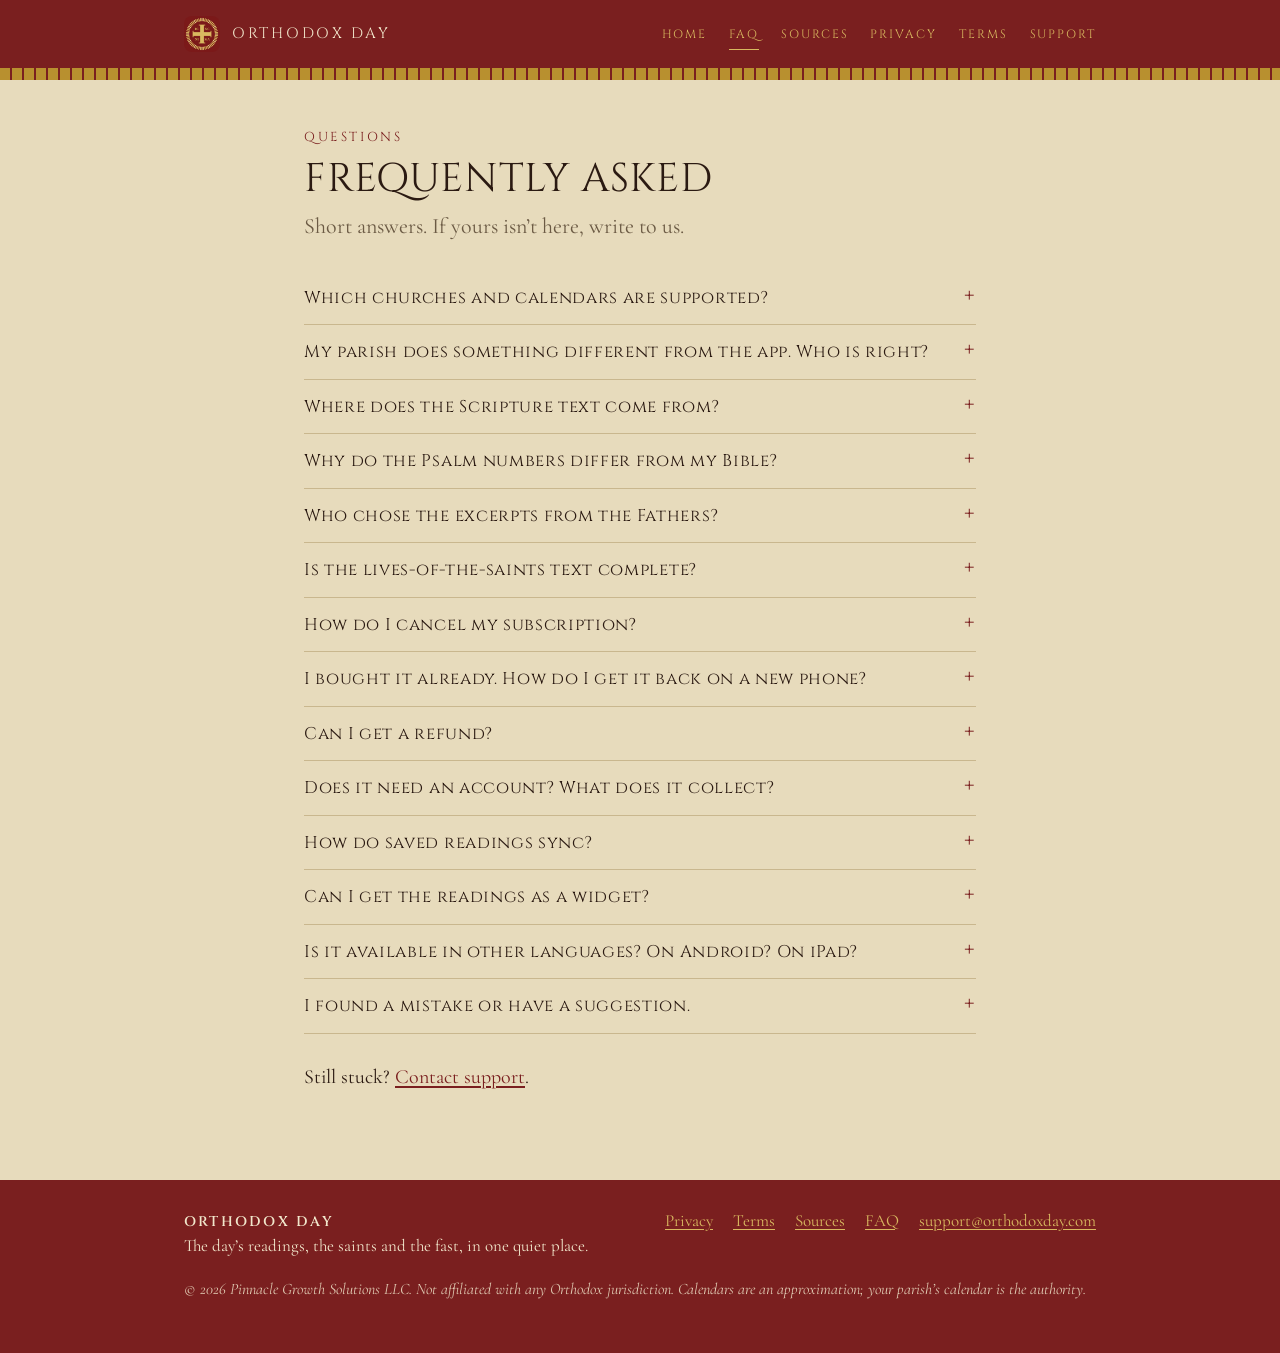
<file: faq.html>
<!doctype html>
<html lang="en"><head><meta charset="utf-8"><meta name="viewport" content="width=device-width,initial-scale=1">
<title>FAQ — Orthodox Day</title><meta name="description" content="Answers about calendars, Scripture, the Fathers, pricing, privacy and sync in Orthodox Day.">
<meta name="color-scheme" content="light dark"><meta name="theme-color" content="#7A1F1F">
<link rel="icon" type="image/png" href="assets/img/favicon.png"><link rel="apple-touch-icon" href="assets/img/apple-touch-icon.png">
<meta property="og:title" content="FAQ — Orthodox Day"><meta property="og:description" content="Answers about calendars, Scripture, the Fathers, pricing, privacy and sync in Orthodox Day."><meta property="og:image" content="https://orthodoxday.com/assets/img/icon-512.png">
<link rel="preload" href="assets/fonts/Cinzel-Regular.ttf" as="font" type="font/ttf" crossorigin><link rel="stylesheet" href="assets/site.css"></head>
<body><header class="top"><div class="wrap"><a class="brand" href="index.html"><img src="assets/img/icon-512.png" alt="" width="36" height="36">Orthodox Day</a><nav class="main" aria-label="Main"><a href="index.html">Home</a><a href="faq.html" aria-current="page">FAQ</a><a href="sources.html">Sources</a><a href="privacy.html">Privacy</a><a href="https://www.apple.com/legal/itunes/appstore/dev/stdeula">Terms</a><a href="support.html">Support</a></nav></div></header><div class="band" style="background:repeating-linear-gradient(90deg,var(--gold) 0 10px,var(--icon) 10px 12px)"></div><main class="page"><div class="wrap narrow"><div class="label">Questions</div><h1>Frequently asked</h1><p class="lead">Short answers. If yours isn’t here, write to us.</p><details><summary>Which churches and calendars are supported?</summary><p>The Greek Orthodox Archdiocese (GOARCH), the Orthodox Church in America (OCA) and the Antiochian Archdiocese, all on the New (Revised Julian) Calendar. Pick your church when you first open the app, and change it any time in Settings.</p></details><details><summary>My parish does something different from the app. Who is right?</summary><p>Your parish. The readings, saints and fasting come from an openly published calendar and are an approximation of each church’s own, not the church’s own publication. Your priest and your parish calendar always come first.</p></details><details><summary>Where does the Scripture text come from?</summary><p>The World English Bible (the “updated” edition, with the deuterocanonical books) by default, or the King James Version or the Douay-Rheims if you choose them in Settings. All three are in the public domain and shown exactly as published. Old Testament and Psalm wording can differ from what you hear in church.</p></details><details><summary>Why do the Psalm numbers differ from my Bible?</summary><p>Psalms follow the Septuagint numbering that the Orthodox Church uses, with the Hebrew number noted beneath. Many English Bibles use the Hebrew numbering, so Psalm 50 in the app is Psalm 51 elsewhere.</p></details><details><summary>Who chose the excerpts from the Fathers?</summary><p>Each excerpts is a verbatim section of a public-domain English edition (Nicene and Post-Nicene Fathers, Ante-Nicene Fathers, the Library of the Fathers, or the Catena Aurea of St Thomas Aquinas in Newman’s translation), shown with its Father, work and series.</p></details>
    <details><summary>Is the lives-of-the-saints text complete?</summary><p>It gives the saints that the Prologue from Ochrid includes for each day, so it does not cover every saint commemorated. The Prologue follows the Julian date, which is the date New Calendar churches keep these saints on.</p></details>
    <details><summary>How do I cancel my subscription?</summary><p>Subscriptions are managed by Apple. Open Settings on your iPhone, tap your name, then Subscriptions, and choose Orthodox Day. To avoid being charged after a trial, cancel at least 24 hours before it ends. If you cancel you keep access until the end of the period you paid for.</p></details><details><summary>I bought it already. How do I get it back on a new phone?</summary><p>Open the app, go to the purchase screen and tap Restore Purchase. Lifetime access stays with your Apple ID.</p></details><details><summary>Can I get a refund?</summary><p>Purchases are processed by Apple, so refund requests go through Apple: use reportaproblem.apple.com or contact Apple Support.</p></details><details><summary>Does it need an account? What does it collect?</summary><p>No account, and the app collects no personal information of its own. Your settings stay on your phone. See the privacy page for the details.</p></details><details><summary>How do saved readings sync?</summary><p>Saved readings and your choices (church, translation, font) sync through your own iCloud. You need to be signed in to iCloud on each device. Nothing is sent to us.</p></details><details><summary>Can I get the readings as a widget?</summary><p>Yes. Add the Orthodox Day widgets to the home screen or lock screen from your iPhone’s widget gallery.</p></details><details><summary>Is it available in other languages? On Android? On iPad?</summary><p>English only for now, on iPhone.</p></details><details><summary>I found a mistake or have a suggestion.</summary><p>Please write to support@orthodoxday.com and say which day and reading. Corrections are welcome.</p></details><p style="margin-top:28px">Still stuck? <a href="support.html">Contact support</a>.</p></div></main><footer class="foot"><div class="wrap"><div><strong style="font-family:Cinzel,serif;letter-spacing:.16em;text-transform:uppercase;font-size:14px">Orthodox Day</strong><br>The day’s readings, the saints and the fast, in one quiet place.</div><nav aria-label="Footer"><a href="privacy.html">Privacy</a><a href="https://www.apple.com/legal/itunes/appstore/dev/stdeula">Terms</a><a href="sources.html">Sources</a><a href="faq.html">FAQ</a><a href="mailto:support@orthodoxday.com">support@orthodoxday.com</a></nav><p class="fine">© 2026 Pinnacle Growth Solutions LLC. Not affiliated with any Orthodox jurisdiction. Calendars are an approximation; your parish’s calendar is the authority.</p></div></footer></body></html>
</file>
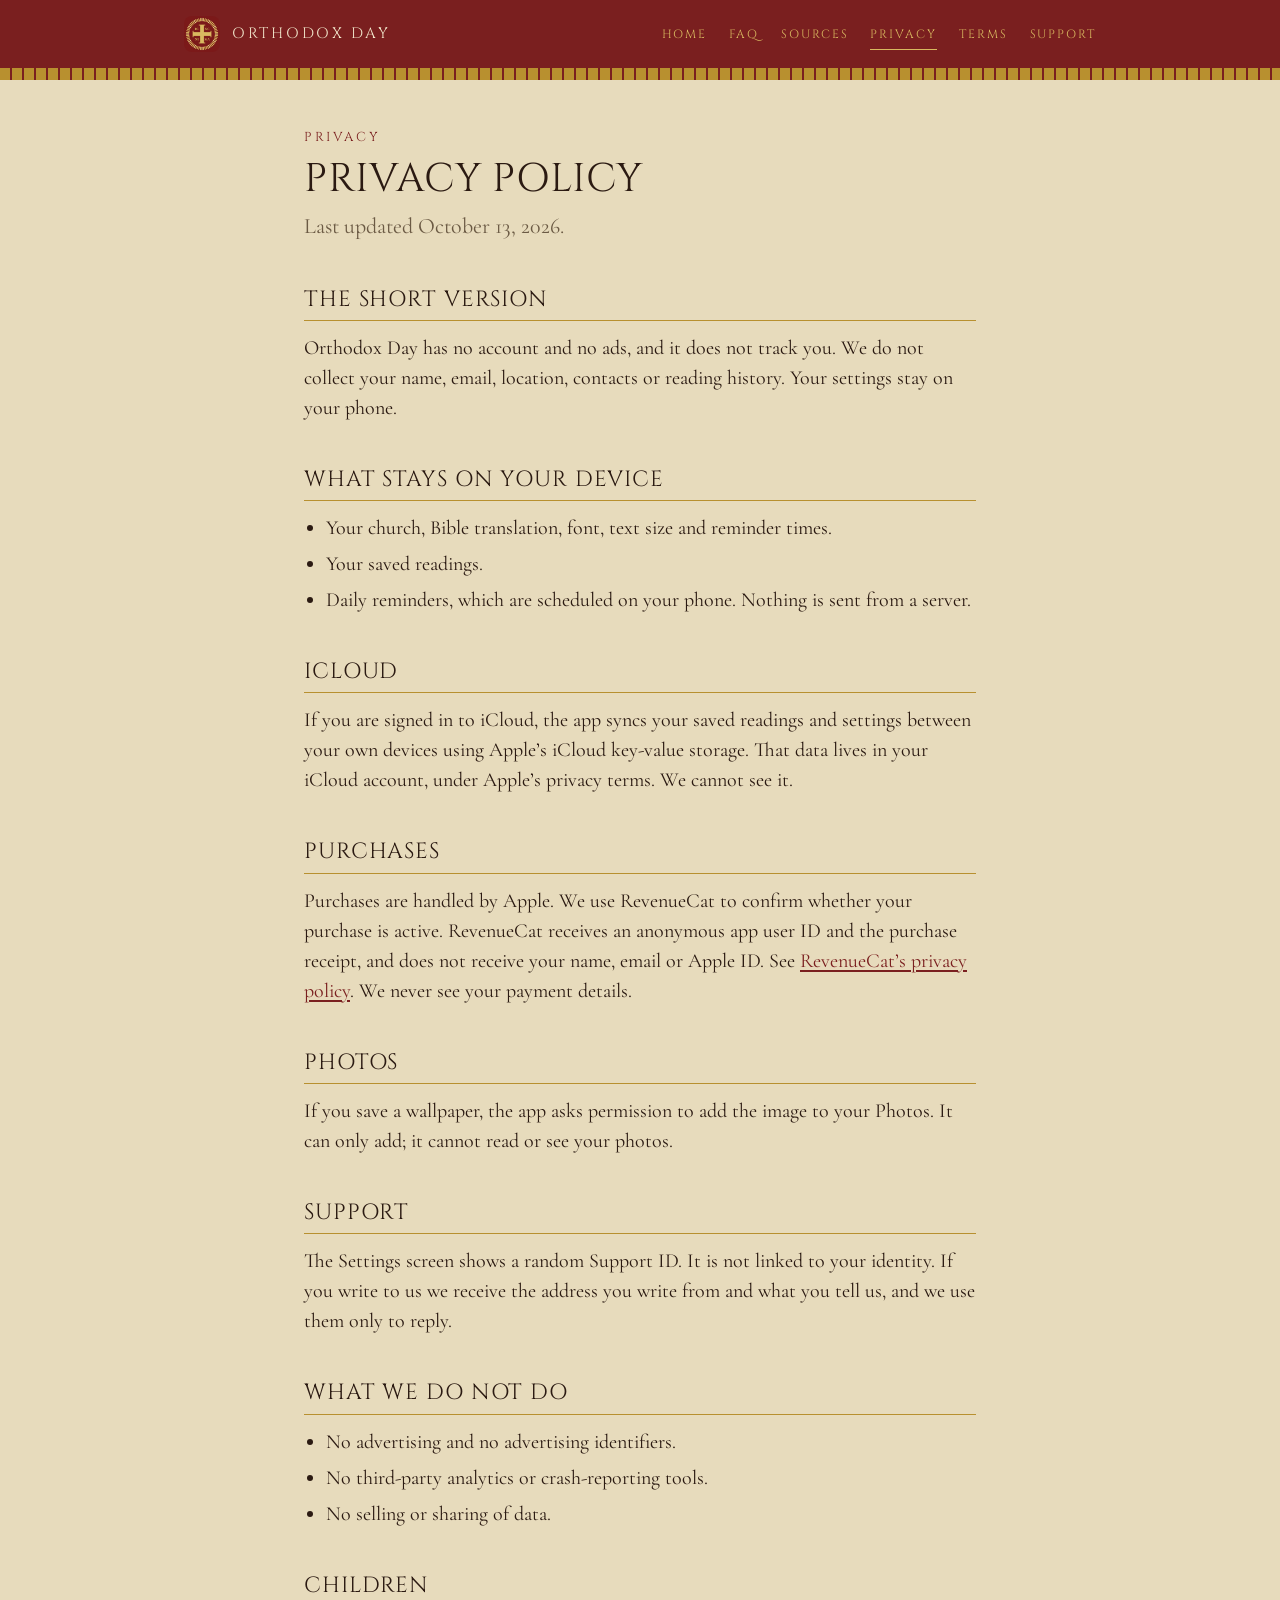
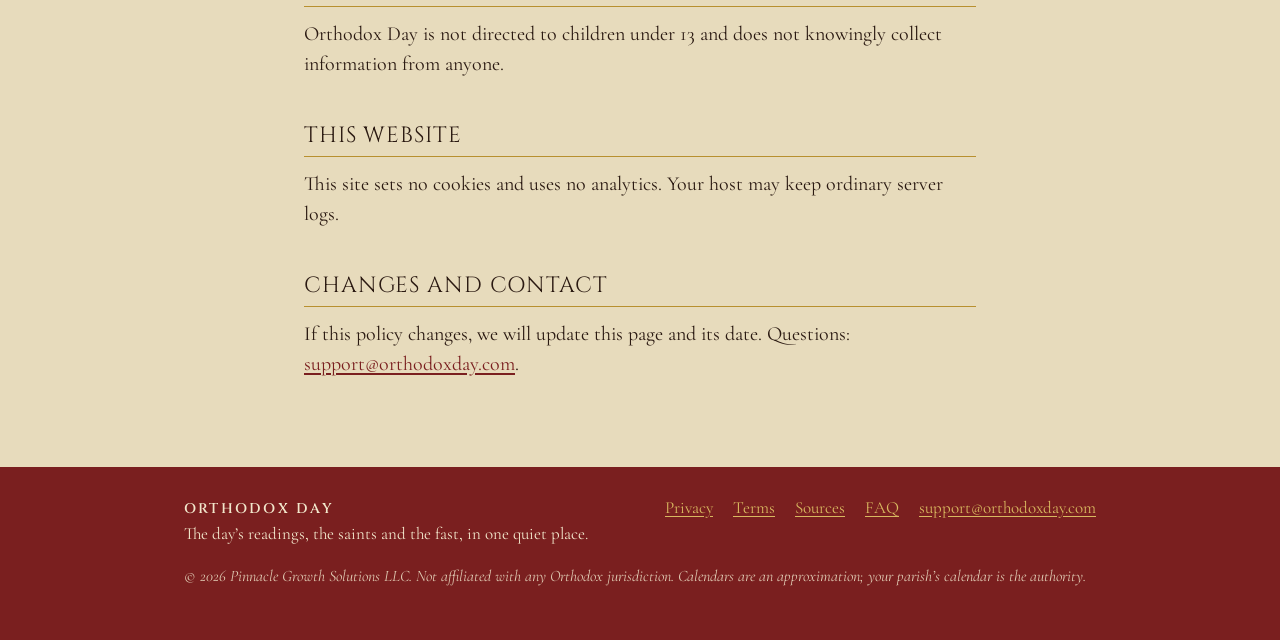
<file: privacy.html>
<!doctype html>
<html lang="en"><head><meta charset="utf-8"><meta name="viewport" content="width=device-width,initial-scale=1">
<title>Privacy — Orthodox Day</title><meta name="description" content="Orthodox Day has no account and collects nothing. What stays on your phone, what iCloud syncs, and how purchases work.">
<meta name="color-scheme" content="light dark"><meta name="theme-color" content="#7A1F1F">
<link rel="icon" type="image/png" href="assets/img/favicon.png"><link rel="apple-touch-icon" href="assets/img/apple-touch-icon.png">
<meta property="og:title" content="Privacy — Orthodox Day"><meta property="og:description" content="Orthodox Day has no account and collects nothing. What stays on your phone, what iCloud syncs, and how purchases work."><meta property="og:image" content="https://orthodoxday.com/assets/img/icon-512.png">
<link rel="preload" href="assets/fonts/Cinzel-Regular.ttf" as="font" type="font/ttf" crossorigin><link rel="stylesheet" href="assets/site.css"></head>
<body><header class="top"><div class="wrap"><a class="brand" href="index.html"><img src="assets/img/icon-512.png" alt="" width="36" height="36">Orthodox Day</a><nav class="main" aria-label="Main"><a href="index.html">Home</a><a href="faq.html">FAQ</a><a href="sources.html">Sources</a><a href="privacy.html" aria-current="page">Privacy</a><a href="https://www.apple.com/legal/itunes/appstore/dev/stdeula">Terms</a><a href="support.html">Support</a></nav></div></header><div class="band" style="background:repeating-linear-gradient(90deg,var(--gold) 0 10px,var(--icon) 10px 12px)"></div><main class="page"><div class="wrap narrow"><div class="label">Privacy</div><h1>Privacy policy</h1><p class="lead">Last updated October 13, 2026.</p><h2>The short version</h2>
<p>Orthodox Day has no account and no ads, and it does not track you. We do not collect your name, email, location, contacts or reading history. Your settings stay on your phone.</p>
<h2>What stays on your device</h2>
<ul><li>Your church, Bible translation, font, text size and reminder times.</li><li>Your saved readings.</li><li>Daily reminders, which are scheduled on your phone. Nothing is sent from a server.</li></ul>
<h2>iCloud</h2>
<p>If you are signed in to iCloud, the app syncs your saved readings and settings between your own devices using Apple’s iCloud key-value storage. That data lives in your iCloud account, under Apple’s privacy terms. We cannot see it.</p>
<h2>Purchases</h2>
<p>Purchases are handled by Apple. We use RevenueCat to confirm whether your purchase is active. RevenueCat receives an anonymous app user ID and the purchase receipt, and does not receive your name, email or Apple ID. See <a href="https://www.revenuecat.com/privacy">RevenueCat’s privacy policy</a>. We never see your payment details.</p>
<h2>Photos</h2>
<p>If you save a wallpaper, the app asks permission to add the image to your Photos. It can only add; it cannot read or see your photos.</p>
<h2>Support</h2>
<p>The Settings screen shows a random Support ID. It is not linked to your identity. If you write to us we receive the address you write from and what you tell us, and we use them only to reply.</p>
<h2>What we do not do</h2>
<ul><li>No advertising and no advertising identifiers.</li><li>No third-party analytics or crash-reporting tools.</li><li>No selling or sharing of data.</li></ul>
<h2>Children</h2>
<p>Orthodox Day is not directed to children under 13 and does not knowingly collect information from anyone.</p>
<h2>This website</h2>
<p>This site sets no cookies and uses no analytics. Your host may keep ordinary server logs.</p>
<h2>Changes and contact</h2>
<p>If this policy changes, we will update this page and its date. Questions: <a href="mailto:support@orthodoxday.com">support@orthodoxday.com</a>.</p></div></main><footer class="foot"><div class="wrap"><div><strong style="font-family:Cinzel,serif;letter-spacing:.16em;text-transform:uppercase;font-size:14px">Orthodox Day</strong><br>The day’s readings, the saints and the fast, in one quiet place.</div><nav aria-label="Footer"><a href="privacy.html">Privacy</a><a href="https://www.apple.com/legal/itunes/appstore/dev/stdeula">Terms</a><a href="sources.html">Sources</a><a href="faq.html">FAQ</a><a href="mailto:support@orthodoxday.com">support@orthodoxday.com</a></nav><p class="fine">© 2026 Pinnacle Growth Solutions LLC. Not affiliated with any Orthodox jurisdiction. Calendars are an approximation; your parish’s calendar is the authority.</p></div></footer></body></html>
</file>
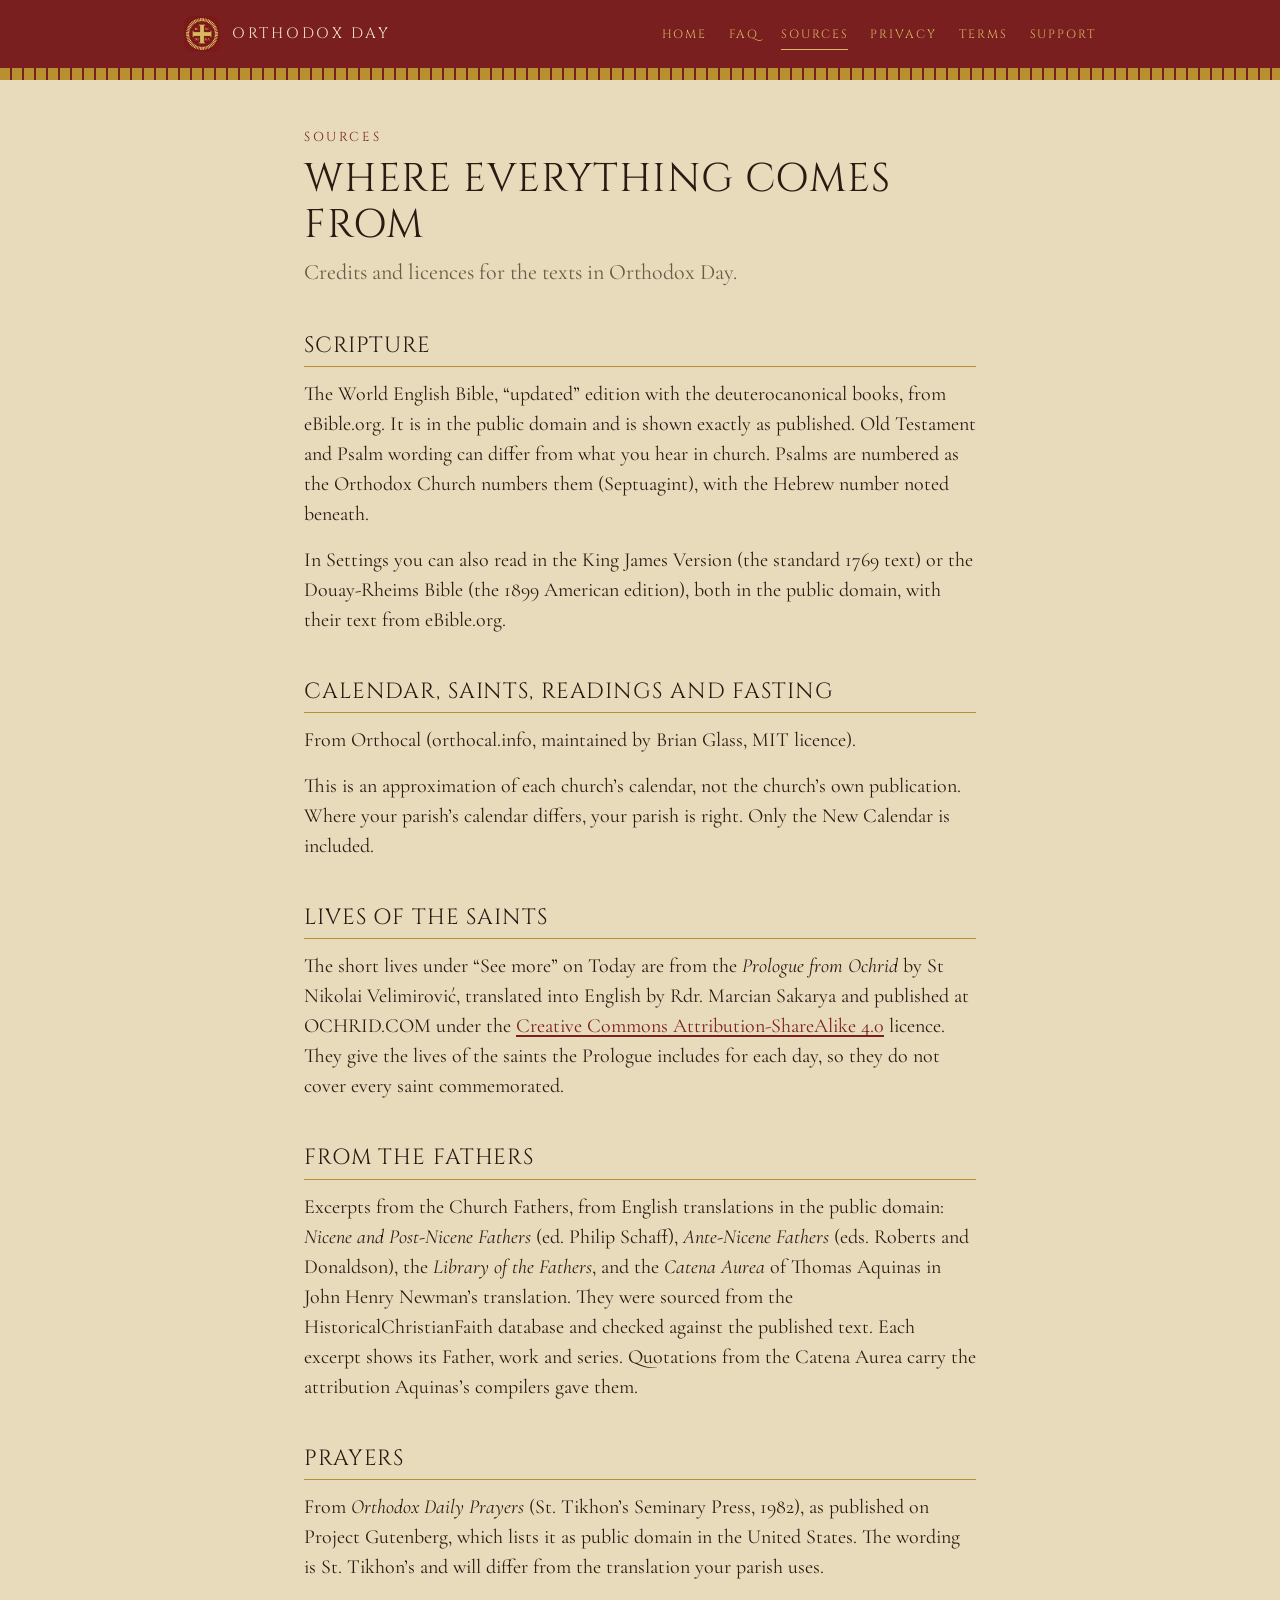
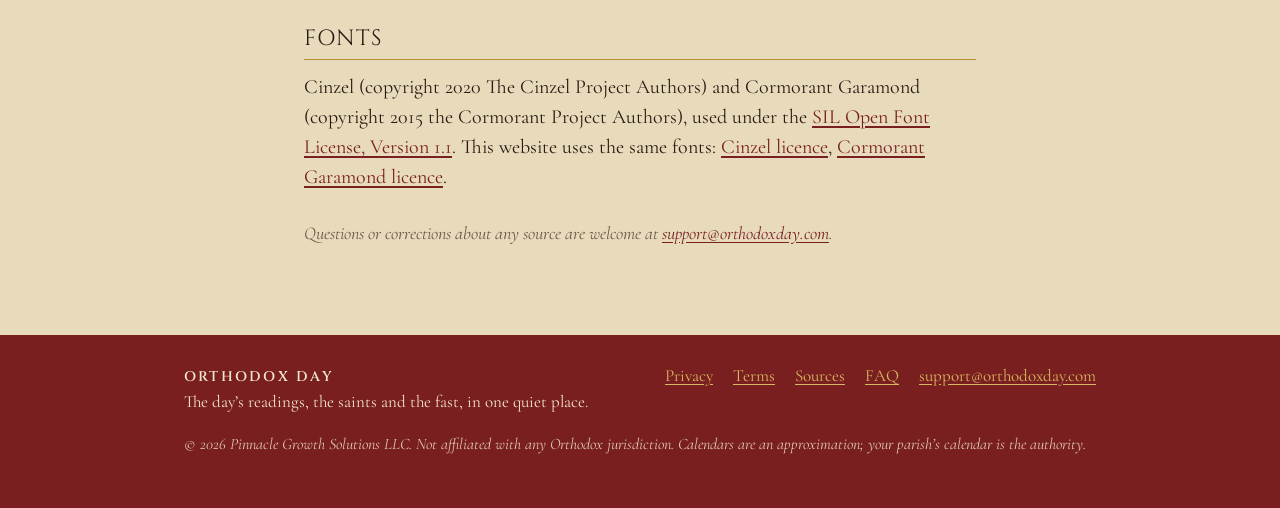
<file: sources.html>
<!doctype html>
<html lang="en"><head><meta charset="utf-8"><meta name="viewport" content="width=device-width,initial-scale=1">
<title>Sources — Orthodox Day</title><meta name="description" content="Where every text in Orthodox Day comes from: Scripture, the calendar, saints’ lives, the Fathers, prayers and fonts.">
<meta name="color-scheme" content="light dark"><meta name="theme-color" content="#7A1F1F">
<link rel="icon" type="image/png" href="assets/img/favicon.png"><link rel="apple-touch-icon" href="assets/img/apple-touch-icon.png">
<meta property="og:title" content="Sources — Orthodox Day"><meta property="og:description" content="Where every text in Orthodox Day comes from: Scripture, the calendar, saints’ lives, the Fathers, prayers and fonts."><meta property="og:image" content="https://orthodoxday.com/assets/img/icon-512.png">
<link rel="preload" href="assets/fonts/Cinzel-Regular.ttf" as="font" type="font/ttf" crossorigin><link rel="stylesheet" href="assets/site.css"></head>
<body><header class="top"><div class="wrap"><a class="brand" href="index.html"><img src="assets/img/icon-512.png" alt="" width="36" height="36">Orthodox Day</a><nav class="main" aria-label="Main"><a href="index.html">Home</a><a href="faq.html">FAQ</a><a href="sources.html" aria-current="page">Sources</a><a href="privacy.html">Privacy</a><a href="https://www.apple.com/legal/itunes/appstore/dev/stdeula">Terms</a><a href="support.html">Support</a></nav></div></header><div class="band" style="background:repeating-linear-gradient(90deg,var(--gold) 0 10px,var(--icon) 10px 12px)"></div><main class="page"><div class="wrap narrow"><div class="label">Sources</div><h1>Where everything comes from</h1><p class="lead">Credits and licences for the texts in Orthodox Day.</p><h2>Scripture</h2><p>The World English Bible, “updated” edition with the deuterocanonical books, from eBible.org. It is in the public domain and is shown exactly as published. Old Testament and Psalm wording can differ from what you hear in church. Psalms are numbered as the Orthodox Church numbers them (Septuagint), with the Hebrew number noted beneath.</p><p>In Settings you can also read in the King James Version (the standard 1769 text) or the Douay-Rheims Bible (the 1899 American edition), both in the public domain, with their text from eBible.org.</p><h2>Calendar, saints, readings and fasting</h2><p>From Orthocal (orthocal.info, maintained by Brian Glass, MIT licence).</p><p>This is an approximation of each church’s calendar, not the church’s own publication. Where your parish’s calendar differs, your parish is right. Only the New Calendar is included.</p><h2>Lives of the saints</h2><p>The short lives under “See more” on Today are from the <em>Prologue from Ochrid</em> by St Nikolai Velimirović, translated into English by Rdr. Marcian Sakarya and published at OCHRID.COM under the <a href="https://creativecommons.org/licenses/by-sa/4.0/">Creative Commons Attribution-ShareAlike 4.0</a> licence. They give the lives of the saints the Prologue includes for each day, so they do not cover every saint commemorated.</p><h2>From the Fathers</h2><p>Excerpts from the Church Fathers, from English translations in the public domain: <em>Nicene and Post-Nicene Fathers</em> (ed. Philip Schaff), <em>Ante-Nicene Fathers</em> (eds. Roberts and Donaldson), the <em>Library of the Fathers</em>, and the <em>Catena Aurea</em> of Thomas Aquinas in John Henry Newman’s translation. They were sourced from the HistoricalChristianFaith database and checked against the published text. Each excerpt shows its Father, work and series. Quotations from the Catena Aurea carry the attribution Aquinas’s compilers gave them.</p><h2>Prayers</h2><p>From <em>Orthodox Daily Prayers</em> (St. Tikhon’s Seminary Press, 1982), as published on Project Gutenberg, which lists it as public domain in the United States. The wording is St. Tikhon’s and will differ from the translation your parish uses.</p><h2>Fonts</h2><p>Cinzel (copyright 2020 The Cinzel Project Authors) and Cormorant Garamond (copyright 2015 the Cormorant Project Authors), used under the <a href="https://openfontlicense.org">SIL Open Font License, Version 1.1</a>. This website uses the same fonts: <a href="assets/fonts/OFL-Cinzel.txt">Cinzel licence</a>, <a href="assets/fonts/OFL-CormorantGaramond.txt">Cormorant Garamond licence</a>.</p><p class="note" style="margin-top:28px">Questions or corrections about any source are welcome at <a href="mailto:support@orthodoxday.com">support@orthodoxday.com</a>.</p></div></main><footer class="foot"><div class="wrap"><div><strong style="font-family:Cinzel,serif;letter-spacing:.16em;text-transform:uppercase;font-size:14px">Orthodox Day</strong><br>The day’s readings, the saints and the fast, in one quiet place.</div><nav aria-label="Footer"><a href="privacy.html">Privacy</a><a href="https://www.apple.com/legal/itunes/appstore/dev/stdeula">Terms</a><a href="sources.html">Sources</a><a href="faq.html">FAQ</a><a href="mailto:support@orthodoxday.com">support@orthodoxday.com</a></nav><p class="fine">© 2026 Pinnacle Growth Solutions LLC. Not affiliated with any Orthodox jurisdiction. Calendars are an approximation; your parish’s calendar is the authority.</p></div></footer></body></html>
</file>
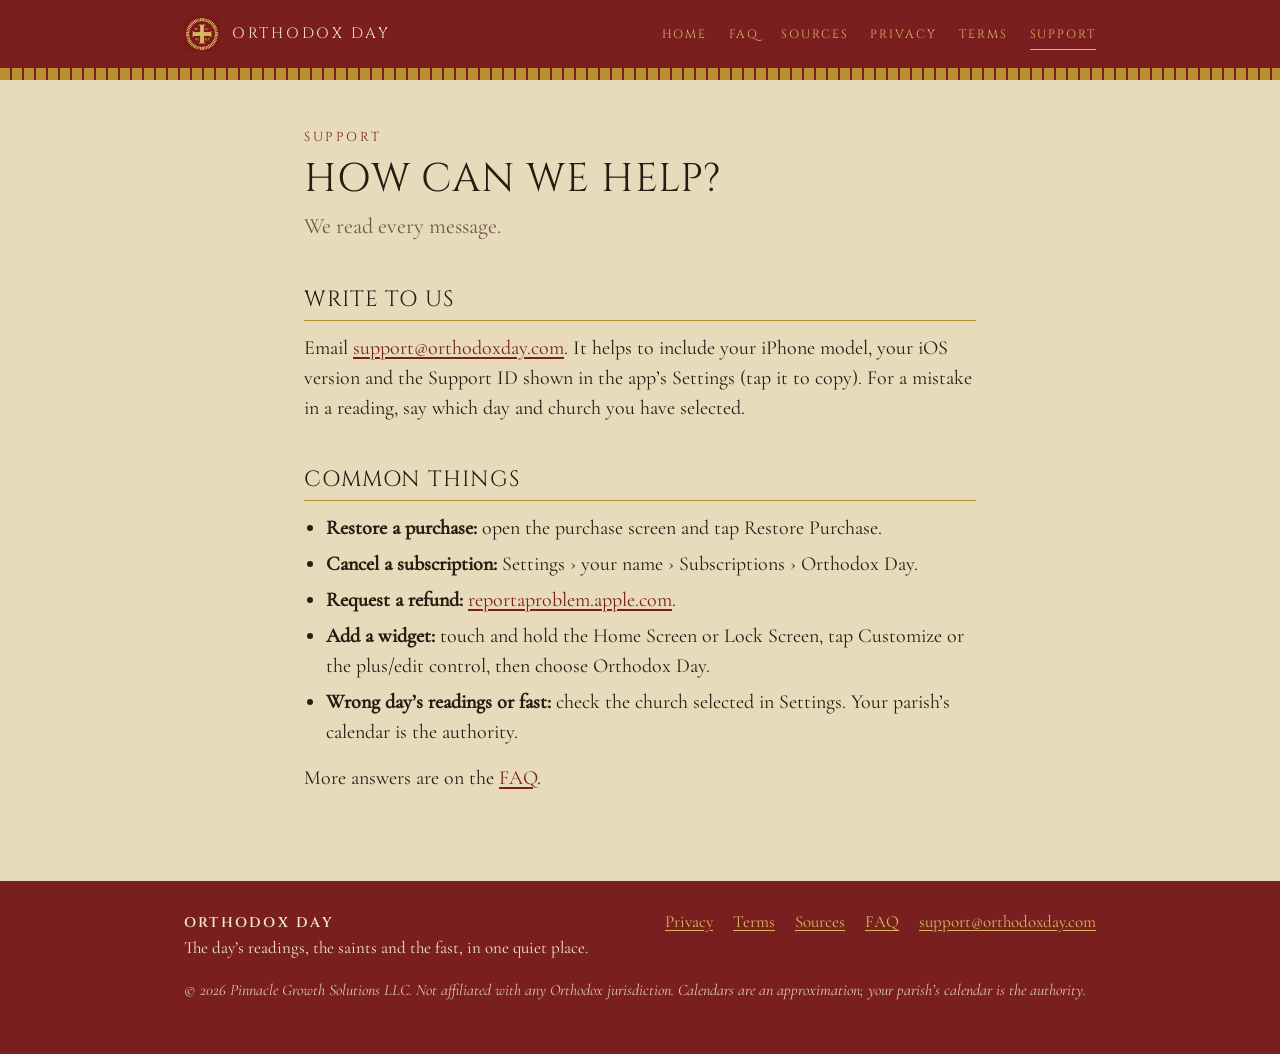
<file: support.html>
<!doctype html>
<html lang="en"><head><meta charset="utf-8"><meta name="viewport" content="width=device-width,initial-scale=1">
<title>Support — Orthodox Day</title><meta name="description" content="Contact and help for Orthodox Day.">
<meta name="color-scheme" content="light dark"><meta name="theme-color" content="#7A1F1F">
<link rel="icon" type="image/png" href="assets/img/favicon.png"><link rel="apple-touch-icon" href="assets/img/apple-touch-icon.png">
<meta property="og:title" content="Support — Orthodox Day"><meta property="og:description" content="Contact and help for Orthodox Day."><meta property="og:image" content="https://orthodoxday.com/assets/img/icon-512.png">
<link rel="preload" href="assets/fonts/Cinzel-Regular.ttf" as="font" type="font/ttf" crossorigin><link rel="stylesheet" href="assets/site.css"></head>
<body><header class="top"><div class="wrap"><a class="brand" href="index.html"><img src="assets/img/icon-512.png" alt="" width="36" height="36">Orthodox Day</a><nav class="main" aria-label="Main"><a href="index.html">Home</a><a href="faq.html">FAQ</a><a href="sources.html">Sources</a><a href="privacy.html">Privacy</a><a href="https://www.apple.com/legal/itunes/appstore/dev/stdeula">Terms</a><a href="support.html" aria-current="page">Support</a></nav></div></header><div class="band" style="background:repeating-linear-gradient(90deg,var(--gold) 0 10px,var(--icon) 10px 12px)"></div><main class="page"><div class="wrap narrow"><div class="label">Support</div><h1>How can we help?</h1><p class="lead">We read every message.</p><h2>Write to us</h2><p>Email <a href="mailto:support@orthodoxday.com">support@orthodoxday.com</a>. It helps to include your iPhone model, your iOS version and the Support ID shown in the app’s Settings (tap it to copy). For a mistake in a reading, say which day and church you have selected.</p>
<h2>Common things</h2>
<ul><li><strong>Restore a purchase:</strong> open the purchase screen and tap Restore Purchase.</li>
<li><strong>Cancel a subscription:</strong> Settings › your name › Subscriptions › Orthodox Day.</li>
<li><strong>Request a refund:</strong> <a href="https://reportaproblem.apple.com">reportaproblem.apple.com</a>.</li>
<li><strong>Add a widget:</strong> touch and hold the Home Screen or Lock Screen, tap Customize or the plus/edit control, then choose Orthodox Day.</li>
<li><strong>Wrong day’s readings or fast:</strong> check the church selected in Settings. Your parish’s calendar is the authority.</li></ul>
<p>More answers are on the <a href="faq.html">FAQ</a>.</p></div></main><footer class="foot"><div class="wrap"><div><strong style="font-family:Cinzel,serif;letter-spacing:.16em;text-transform:uppercase;font-size:14px">Orthodox Day</strong><br>The day’s readings, the saints and the fast, in one quiet place.</div><nav aria-label="Footer"><a href="privacy.html">Privacy</a><a href="https://www.apple.com/legal/itunes/appstore/dev/stdeula">Terms</a><a href="sources.html">Sources</a><a href="faq.html">FAQ</a><a href="mailto:support@orthodoxday.com">support@orthodoxday.com</a></nav><p class="fine">© 2026 Pinnacle Growth Solutions LLC. Not affiliated with any Orthodox jurisdiction. Calendars are an approximation; your parish’s calendar is the authority.</p></div></footer></body></html>
</file>
<file: assets/site.css>
@font-face{font-family:"Cinzel";src:url(fonts/Cinzel-Regular.ttf) format("truetype");font-weight:400;font-display:swap}
@font-face{font-family:"Cinzel";src:url(fonts/Cinzel-SemiBold.ttf) format("truetype");font-weight:600;font-display:swap}
@font-face{font-family:"Cormorant Garamond";src:url(fonts/CormorantGaramond-Regular.ttf) format("truetype");font-weight:400;font-display:swap}
@font-face{font-family:"Cormorant Garamond";src:url(fonts/CormorantGaramond-Medium.ttf) format("truetype");font-weight:500;font-display:swap}
@font-face{font-family:"Cormorant Garamond";src:url(fonts/CormorantGaramond-Italic.ttf) format("truetype");font-weight:400;font-style:italic;font-display:swap}

:root{
  --ground:#E7DBBC; --ink:#2B1A12; --ink-muted:#6B5A44; --icon:#7A1F1F; --icon-deep:#5E1616;
  --on-icon:#F1E6CB; --gold:#B8902F; --gold-bright:#D8B860; --tile:#F0E6CE; --hairline:#C9B78E;
  --accent-text:#7A1F1F; --link:#7A1F1F;
}
@media (prefers-color-scheme:dark){
  :root{--ground:#17100E; --ink:#EBDDBF; --ink-muted:#A8977A; --icon:#5C1A1A; --icon-deep:#421212;
        --on-icon:#EBDDBF; --gold:#C9A24A; --gold-bright:#E0BD5E; --tile:#221816; --hairline:#3A2C24;
        --accent-text:#E0BD5E; --link:#E0BD5E}
}
*{box-sizing:border-box}
html{-webkit-text-size-adjust:100%}
body{margin:0;background:var(--ground);color:var(--ink);font:400 20px/1.5 "Cormorant Garamond",Georgia,serif}
a{color:var(--link);text-underline-offset:3px}
img{max-width:100%;height:auto}
.wrap{max-width:960px;margin:0 auto;padding:0 24px}
.narrow{max-width:720px}

.label{font-family:Cinzel,serif;text-transform:uppercase;letter-spacing:.2em;font-size:13px;color:var(--accent-text)}
h1,h2,h3{font-family:Cinzel,serif;font-weight:400;line-height:1.15;margin:0}
h1{font-size:clamp(32px,6vw,54px);text-transform:uppercase;letter-spacing:.02em}
h2{font-size:clamp(24px,4vw,32px);text-transform:uppercase;letter-spacing:.04em;margin-bottom:12px}
h3{font-size:18px;text-transform:uppercase;letter-spacing:.12em;margin:28px 0 6px;color:var(--accent-text)}
p{margin:0 0 16px}
.muted{color:var(--ink-muted)}
.note{font-style:italic;color:var(--ink-muted);font-size:18px}

/* the app's mosaic band: 10pt gold squares, 2pt grout */
.band{height:12px;background:repeating-linear-gradient(90deg,var(--gold) 0 10px,transparent 10px 12px)}
.hero .band{background:repeating-linear-gradient(90deg,var(--gold) 0 10px,var(--icon) 10px 12px)}
.rule{border:0;border-top:1px solid var(--gold);margin:40px 0}

header.top{background:var(--icon);color:var(--on-icon)}
header.top .wrap{display:flex;align-items:center;justify-content:space-between;gap:16px;padding-top:16px;padding-bottom:16px;flex-wrap:wrap}
.brand{display:flex;align-items:center;gap:12px;text-decoration:none;color:var(--on-icon);
  font-family:Cinzel,serif;text-transform:uppercase;letter-spacing:.18em;font-size:15px}
.brand img{width:36px;height:36px;border-radius:8px}
nav.main{display:flex;gap:6px 22px;flex-wrap:wrap}
nav.main a{font-family:Cinzel,serif;text-transform:uppercase;letter-spacing:.16em;font-size:12px;color:var(--gold-bright);text-decoration:none;padding:6px 0;border-bottom:1px solid transparent}
nav.main a:hover,nav.main a[aria-current]{border-bottom-color:var(--gold-bright)}

.hero{background:var(--icon);color:var(--on-icon)}
.hero .wrap{display:grid;grid-template-columns:1.2fr .8fr;gap:40px;align-items:center;padding-top:48px;padding-bottom:56px}
.hero .label{color:var(--gold-bright)}
.hero h1{margin:14px 0 18px}
.hero p.lead{font-size:24px;line-height:1.35;max-width:30ch}
.hero .shot{display:flex;justify-content:center}
.hero .shot img{width:min(300px,100%);filter:drop-shadow(0 18px 30px rgba(0,0,0,.35))}
.btn{display:inline-block;font-family:Cinzel,serif;text-transform:uppercase;letter-spacing:.2em;font-size:13px;
  padding:14px 22px;border:1px solid var(--gold-bright);color:var(--on-icon);background:var(--icon-deep);border-radius:2px;text-decoration:none}
.btn.soon{opacity:.85;cursor:default}
.pill{display:inline-block;font-family:Cinzel,serif;text-transform:uppercase;letter-spacing:.2em;font-size:12px;padding:5px 12px;border:1px solid var(--gold-bright);color:var(--gold-bright);border-radius:99px}
.hero .live{margin:18px 0 10px}
.store{display:inline-block;line-height:0}
.store img{height:54px;width:auto}
.hero .fine{font-size:16px;font-style:italic;color:var(--gold-bright);margin-top:14px}

section.block{padding:56px 0}
.grid{display:grid;grid-template-columns:repeat(auto-fit,minmax(260px,1fr));gap:18px;margin-top:24px}
.card{background:var(--tile);border:1px solid var(--hairline);border-radius:3px;padding:22px}
.card h3{margin-top:0}
.card p{margin:0;font-size:19px}
.shots{display:flex;gap:20px;overflow-x:auto;padding:8px 2px 24px;scroll-snap-type:x mandatory;-webkit-overflow-scrolling:touch}
.shots figure{margin:0;flex:0 0 min(250px,70vw);scroll-snap-align:start;text-align:center}
.shots img{width:100%;filter:drop-shadow(0 10px 18px rgba(0,0,0,.22))}
.shots figcaption{font-style:italic;color:var(--ink-muted);font-size:17px;margin-top:10px}
.plans{display:grid;grid-template-columns:repeat(auto-fit,minmax(200px,1fr));gap:14px;margin-top:20px}
.plans .card{text-align:center}
.plans .card h3{margin:0 0 6px}

main.page{padding:48px 0 72px}
main.page h1{font-size:clamp(28px,5vw,40px);margin:8px 0 8px}
main.page .lead{font-size:22px;color:var(--ink-muted);margin-bottom:28px}
main.page h2{margin-top:44px;padding-bottom:8px;border-bottom:1px solid var(--gold);font-size:22px}
main.page ul{padding-left:22px;margin:0 0 16px}
main.page li{margin-bottom:6px}
details{border-bottom:1px solid var(--hairline);padding:14px 0}
details summary{cursor:pointer;font-family:Cinzel,serif;letter-spacing:.04em;font-size:17px;list-style:none;display:flex;justify-content:space-between;gap:16px}
details summary::-webkit-details-marker{display:none}
details summary::after{content:"+";color:var(--accent-text);font-size:22px;line-height:1}
details[open] summary::after{content:"–"}
details p,details ul{margin-top:12px}
table{border-collapse:collapse;width:100%;font-size:18px;margin:12px 0 20px}
td,th{border-bottom:1px solid var(--hairline);padding:8px 10px 8px 0;text-align:left;vertical-align:top}
th{font-family:Cinzel,serif;font-weight:400;text-transform:uppercase;letter-spacing:.12em;font-size:12px;color:var(--accent-text)}

footer.foot{background:var(--icon);color:var(--on-icon);margin-top:0}
footer.foot .wrap{padding-top:28px;padding-bottom:36px;display:flex;flex-wrap:wrap;justify-content:space-between;gap:18px 40px;font-size:17px}
footer.foot a{color:var(--gold-bright)}
footer.foot nav{display:flex;gap:8px 20px;flex-wrap:wrap}
footer.foot .fine{width:100%;font-style:italic;opacity:.85;font-size:16px}

@media (max-width:760px){
  .hero .wrap{grid-template-columns:1fr;padding-top:32px}
  .hero .shot{order:2}
  body{font-size:19px}
}
</file>
